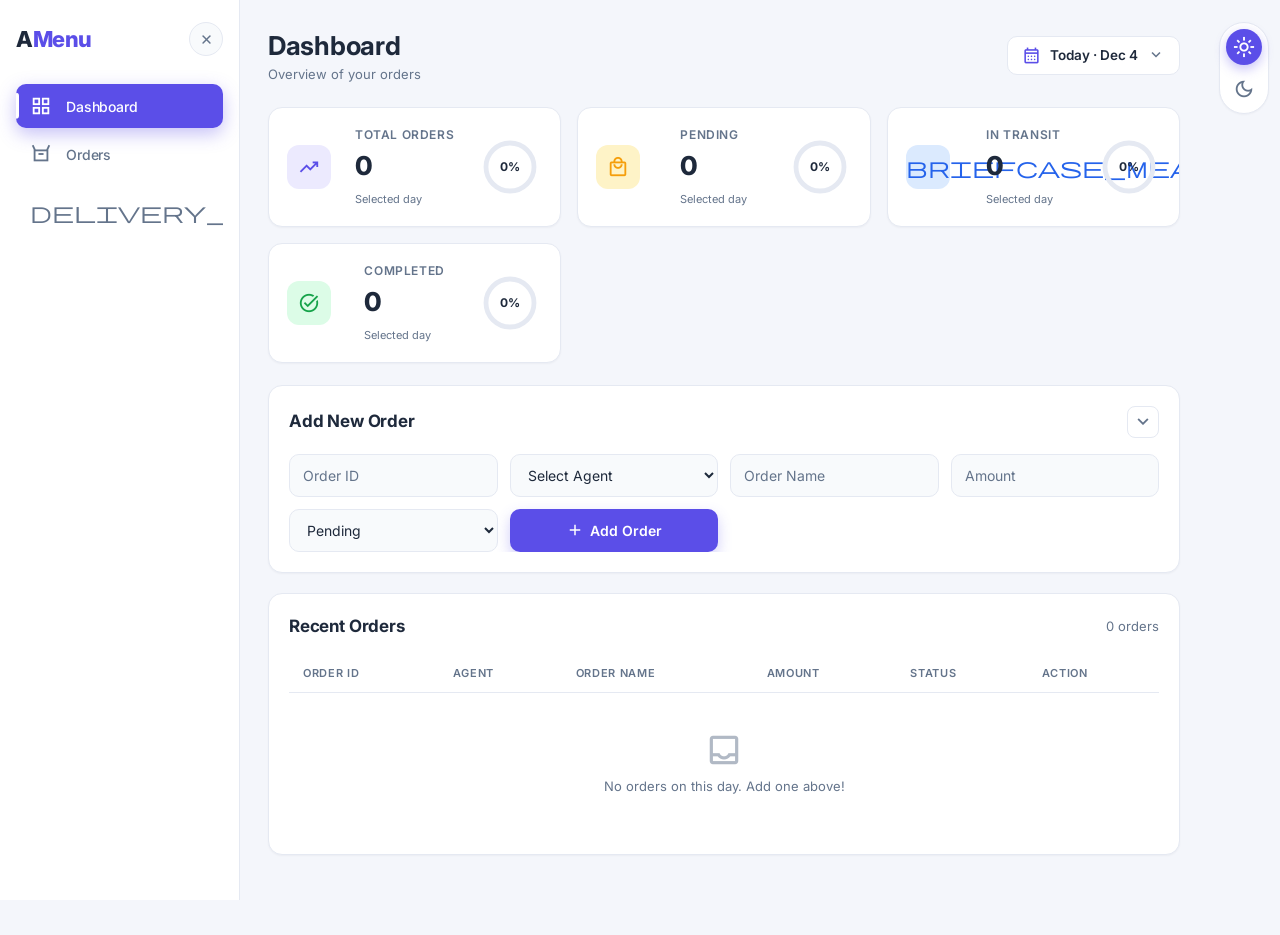
<file: index.html>
<!DOCTYPE html>
<html lang="en">
<head>
<meta charset="UTF-8" />
<meta name="viewport" content="width=device-width, initial-scale=1.0, viewport-fit=cover" />
<title>AMenu — Delivery Dashboard</title>

<link rel="preconnect" href="https://fonts.googleapis.com" />
<link rel="preconnect" href="https://fonts.gstatic.com" crossorigin />
<link rel="stylesheet" href="https://fonts.googleapis.com/css2?family=Material+Symbols+Outlined:opsz,wght,FILL,GRAD@24,400,0,0" />
<link rel="stylesheet" href="https://fonts.googleapis.com/css2?family=Inter:wght@400;500;600;700;800&display=swap" />

<style>
/* =========================================================
   AMenu — Delivery Dashboard
   ========================================================= */

/* ---------------------------------------------------------
   1. DESIGN TOKENS
   --------------------------------------------------------- */
:root{
  --bg:            #f4f6fb;
  --surface:       #ffffff;
  --surface-2:     #f8fafc;
  --border:        #e5e9f2;
  --text:          #1e293b;
  --text-muted:    #64748b;

  --primary:       #5b4ee8;
  --primary-ink:   #5b4ee8;
  --primary-soft:  #eceafe;

  --green:         #16a34a;
  --green-soft:    #dcfce7;
  --orange:        #f59e0b;
  --orange-soft:   #fef3c7;
  --blue:          #2563eb;
  --blue-soft:     #dbeafe;
  --red:           #ef4444;
  --red-soft:      #fee2e2;

  --shadow-sm:     0 1px 2px rgba(15, 23, 42, .04);
  --shadow-md:     0 4px 16px rgba(15, 23, 42, .06);
  --shadow-lg:     0 12px 32px rgba(15, 23, 42, .08);

  --radius:        14px;
  --radius-sm:     10px;

  --sidebar-w:     240px;
  --right-w:       72px;
  --header-h:      58px;

  --ease:          cubic-bezier(.4, 0, .2, 1);
}

body.dark-theme-variables{
  --bg:            #0f172a;
  --surface:       #1e293b;
  --surface-2:     #273449;
  --border:        #334155;
  --text:          #e2e8f0;
  --text-muted:    #94a3b8;

  --primary-ink:   #a5b4fc;
  --primary-soft:  #2a2a55;

  --green:         #4ade80;
  --green-soft:    #14532d;
  --orange:        #fbbf24;
  --orange-soft:   #713f12;
  --blue:          #60a5fa;
  --blue-soft:     #1e3a8a;
  --red:           #f87171;
  --red-soft:      #7f1d1d;

  --shadow-sm:     0 1px 2px rgba(0,0,0,.40);
  --shadow-md:     0 4px 16px rgba(0,0,0,.35);
  --shadow-lg:     0 12px 32px rgba(0,0,0,.50);
}

/* ---------------------------------------------------------
   2. BASE / RESET
   --------------------------------------------------------- */
*, *::before, *::after{ box-sizing: border-box; }
*{ margin: 0; padding: 0; }

html{
  -webkit-text-size-adjust: 100%;
  overflow-x: hidden;
}

body{
  min-height: 100vh;
  font-family: "Inter", system-ui, -apple-system, "Segoe UI", sans-serif;
  font-size: 14px;
  line-height: 1.5;
  color: var(--text);
  background: var(--bg);
  overflow-x: hidden;
  -webkit-font-smoothing: antialiased;
  -moz-osx-font-smoothing: grayscale;
  transition: background .25s ease, color .25s ease;
}

h1, h2, h3{ font-weight: 700; letter-spacing: -.01em; }
a{ color: inherit; text-decoration: none; }
button, input, select, textarea{ font-family: inherit; font-size: 14px; color: inherit; }
button{ background: none; border: none; cursor: pointer; }

button:focus-visible,
a:focus-visible,
select:focus-visible{
  outline: 2px solid var(--primary);
  outline-offset: 2px;
  border-radius: 6px;
}

.muted{ color: var(--text-muted); font-size: 13px; }
.is-hidden{ display: none !important; }

.material-symbols-outlined{
  font-variation-settings: 'FILL' 0, 'wght' 400, 'GRAD' 0, 'opsz' 24;
  font-size: 22px;
  line-height: 1;
  user-select: none;
}

/* ---------------------------------------------------------
   3. LAYOUT SHELL
   --------------------------------------------------------- */
.container{
  display: grid;
  grid-template-columns: minmax(0, 1fr) var(--right-w);
  min-height: 100vh;
}

/* ---------------------------------------------------------
   4. SIDEBAR
   --------------------------------------------------------- */
aside{
  position: fixed;
  top: 0;
  left: 0;
  z-index: 80;
  width: var(--sidebar-w);
  height: 100vh;
  padding: 22px 16px;
  background: var(--surface);
  border-right: 1px solid var(--border);
  overflow-y: auto;
  overflow-x: hidden;
  overscroll-behavior: contain;
  transform: translateX(0);
  transition: transform .3s var(--ease), box-shadow .3s var(--ease);
}

body.sidebar-closed aside{
  transform: translateX(-100%);
  box-shadow: none;
  pointer-events: none;
}

aside .top{
  display: flex;
  align-items: center;
  justify-content: space-between;
  gap: 10px;
  margin-bottom: 28px;
}

.logo h2{ font-size: 22px; font-weight: 800; letter-spacing: -.02em; }
.logo .danger{ color: var(--primary); }

.sidebar{ display: flex; flex-direction: column; gap: 4px; }

.sidebar a{
  position: relative;
  overflow: hidden;
  display: flex;
  align-items: center;
  gap: 14px;
  padding: 11px 14px;
  border-radius: var(--radius-sm);
  color: var(--text-muted);
  font-weight: 500;
  transition: background .18s ease, color .18s ease, transform .18s ease;
}
.sidebar a h3{ font-size: 14px; font-weight: 500; }

.sidebar a::before{
  content: "";
  position: absolute;
  left: 0;
  top: 50%;
  width: 3px;
  height: 60%;
  background: var(--primary);
  border-radius: 0 4px 4px 0;
  transform: translateY(-50%) scaleY(0);
  transition: transform .22s var(--ease);
}
.sidebar a:hover::before{ transform: translateY(-50%) scaleY(1); }

.sidebar a:hover{
  background: var(--surface-2);
  color: var(--text);
  transform: translateX(2px);
}

.sidebar a.active{
  background: var(--primary);
  color: #fff;
  box-shadow: 0 6px 18px rgba(91, 78, 232, .35);
}
.sidebar a.active::before{
  background: #fff;
  transform: translateY(-50%) scaleY(1);
}
.sidebar a.active .material-symbols-outlined{ color: #fff; }
.sidebar a:active{ transform: scale(.98); }

/* ---------------------------------------------------------
   5. MODERN ICON BUTTONS
   --------------------------------------------------------- */
.icon-btn{
  display: grid;
  place-items: center;
  width: 42px;
  height: 42px;
  border: 1px solid var(--border);
  border-radius: 50%;
  background: var(--surface);
  color: var(--text);
  transition: background .2s ease, color .2s ease, border-color .2s ease,
              transform .2s ease, box-shadow .2s ease;
}
.icon-btn:hover{ background: var(--surface-2); box-shadow: var(--shadow-sm); }

/* ---------------------------------------------------------
   ★ MENU BUTTON — hides itself while the sidebar is open
   Appears beside "Dashboard" only when the sidebar is closed.
   --------------------------------------------------------- */
#menu_bar{
  transition: opacity .25s var(--ease),
              transform .25s var(--ease),
              width .25s var(--ease),
              margin .25s var(--ease),
              border-width .25s var(--ease),
              box-shadow .25s var(--ease);
}

/* When sidebar is OPEN → menu button disappears */
body:not(.sidebar-closed) #menu_bar{
  opacity: 0;
  pointer-events: none;
  transform: scale(.5);
  width: 0;
  border-width: 0;
  margin-right: -16px;   /* cancel the .header-left gap so title sits at edge */
  box-shadow: none;
}

/* Modern rounded-SVG close button */
.icon-btn.close{
  width: 34px;
  height: 34px;
  flex: 0 0 auto;
  border: 1px solid var(--border);
  background: var(--surface-2);
  color: var(--text-muted);
  transition: background .22s ease, color .22s ease, border-color .22s ease,
              transform .32s var(--ease), box-shadow .22s ease;
}
.icon-btn.close svg{ width: 15px; height: 15px; display: block; }
.icon-btn.close:hover{
  background: var(--red-soft);
  border-color: transparent;
  color: var(--red);
  transform: rotate(90deg);
  box-shadow: 0 6px 16px rgba(239, 68, 68, .22);
}
.icon-btn.close:active{ transform: rotate(90deg) scale(.92); }

/* ---------------------------------------------------------
   6. MAIN COLUMN
   --------------------------------------------------------- */
main{
  grid-column: 1;
  min-width: 0;
  margin-left: var(--sidebar-w);
  padding: 26px 28px 60px;
  overflow-x: hidden;
  transition: margin-left .3s var(--ease);
}

body.sidebar-closed main{
  margin-left: 0;
}

.main-header{
  display: flex;
  align-items: center;
  justify-content: space-between;
  gap: 16px;
  flex-wrap: wrap;
  margin-bottom: 22px;
}

/* Header left — holds the menu button + title */
.header-left{
  display: flex;
  align-items: center;
  gap: 16px;
  min-width: 0;
}

.header-left > .icon-btn{ flex-shrink: 0; }

.main-header h1{ font-size: 26px; }
.main-header p { font-size: 13px; }

/* ---------------------------------------------------------
   7. MODERN DATE PICKER + CALENDAR
   --------------------------------------------------------- */
.date-picker{ position: relative; }

.date-trigger{
  display: inline-flex;
  align-items: center;
  gap: 9px;
  padding: 9px 14px;
  border: 1px solid var(--border);
  border-radius: var(--radius-sm);
  background: var(--surface);
  color: var(--text);
  font-weight: 600;
  font-size: 13.5px;
  white-space: nowrap;
  cursor: pointer;
  transition: border-color .18s ease, box-shadow .18s ease, background .18s ease;
}
.date-trigger > .material-symbols-outlined:first-child{
  font-size: 19px;
  color: var(--primary-ink);
}
.date-trigger .chevron{
  font-size: 18px;
  color: var(--text-muted);
  transition: transform .25s var(--ease);
}
.date-trigger:hover{
  border-color: var(--primary);
  box-shadow: 0 0 0 3px var(--primary-soft);
}
.date-picker.open .date-trigger{
  border-color: var(--primary);
  box-shadow: 0 0 0 3px var(--primary-soft);
}
.date-picker.open .date-trigger .chevron{ transform: rotate(180deg); }

.calendar-popup{
  position: absolute;
  top: calc(100% + 10px);
  right: 0;
  z-index: 95;
  width: 302px;
  padding: 14px;
  background: var(--surface);
  border: 1px solid var(--border);
  border-radius: 18px;
  box-shadow: var(--shadow-lg);
  opacity: 0;
  visibility: hidden;
  transform: translateY(-8px) scale(.96);
  transform-origin: top right;
  transition: opacity .2s ease, transform .22s var(--ease), visibility .22s;
}
.date-picker.open .calendar-popup{
  opacity: 1;
  visibility: visible;
  transform: translateY(0) scale(1);
}

.cal-head{
  display: flex;
  align-items: center;
  justify-content: space-between;
  margin-bottom: 10px;
}
.cal-title{ font-size: 14px; font-weight: 700; letter-spacing: -.01em; }

.cal-nav{
  display: grid;
  place-items: center;
  width: 32px;
  height: 32px;
  border-radius: 9px;
  color: var(--text-muted);
  transition: background .16s ease, color .16s ease, transform .16s ease;
}
.cal-nav:hover{ background: var(--surface-2); color: var(--text); }
.cal-nav:active{ transform: scale(.9); }
.cal-nav .material-symbols-outlined{ font-size: 20px; }

.cal-weekdays{
  display: grid;
  grid-template-columns: repeat(7, 1fr);
  gap: 2px;
  margin-bottom: 6px;
}
.cal-weekdays span{
  padding: 4px 0;
  text-align: center;
  font-size: 10.5px;
  font-weight: 700;
  letter-spacing: .05em;
  text-transform: uppercase;
  color: var(--text-muted);
}

.cal-grid{
  display: grid;
  grid-template-columns: repeat(7, 1fr);
  gap: 2px;
}

.cal-day{
  aspect-ratio: 1;
  display: grid;
  place-items: center;
  border: none;
  border-radius: 10px;
  background: transparent;
  color: var(--text);
  font-size: 13px;
  font-weight: 500;
  cursor: pointer;
  transition: background .16s ease, color .16s ease, transform .16s ease;
}
.cal-day:hover{ background: var(--surface-2); }
.cal-day:active{ transform: scale(.9); }
.cal-day.out{ color: var(--text-muted); opacity: .4; }

.cal-day.today{
  box-shadow: inset 0 0 0 1.5px var(--primary);
  color: var(--primary-ink);
  font-weight: 700;
}

.cal-day.selected{
  background: var(--primary);
  color: #fff;
  font-weight: 700;
  box-shadow: 0 6px 14px rgba(91, 78, 232, .35);
}
.cal-day.selected:hover{ background: var(--primary); }

.cal-foot{
  display: flex;
  align-items: center;
  justify-content: space-between;
  gap: 10px;
  margin-top: 10px;
  padding-top: 10px;
  border-top: 1px solid var(--border);
}
.cal-today-btn{
  padding: 6px 14px;
  border-radius: 999px;
  background: var(--primary-soft);
  color: var(--primary-ink);
  font-size: 12.5px;
  font-weight: 600;
  transition: filter .16s ease, transform .16s ease;
}
.cal-today-btn:hover{ filter: brightness(.95); }
.cal-today-btn:active{ transform: scale(.96); }
.cal-hint{ font-size: 11.5px; color: var(--text-muted); }

/* ---------------------------------------------------------
   8. INSIGHT CARDS
   --------------------------------------------------------- */
.insights{
  display: grid;
  grid-template-columns: repeat(auto-fit, minmax(220px, 1fr));
  gap: 16px;
  margin-bottom: 22px;
}

.card{
  position: relative;
  overflow: hidden;
  display: flex;
  align-items: center;
  justify-content: space-between;
  gap: 12px;
  padding: 18px;
  background: var(--surface);
  border: 1px solid var(--border);
  border-radius: var(--radius);
  box-shadow: var(--shadow-sm);
  transition: transform .3s var(--ease), box-shadow .3s var(--ease),
              border-color .3s ease;
}

.card::after{
  content: "";
  position: absolute;
  inset: -1px;
  border-radius: inherit;
  background: radial-gradient(
    600px circle at var(--mx, 50%) var(--my, 50%),
    rgba(91, 78, 232, .14),
    transparent 40%
  );
  opacity: 0;
  transition: opacity .35s ease;
  pointer-events: none;
}
.card:hover{
  transform: translateY(-4px);
  border-color: color-mix(in srgb, var(--primary) 35%, var(--border));
  box-shadow: 0 12px 28px rgba(15, 23, 42, .08),
              0 4px 12px rgba(91, 78, 232, .10);
}
.card:hover::after{ opacity: 1; }

.card-icon{
  flex-shrink: 0;
  display: grid;
  place-items: center;
  width: 44px;
  height: 44px;
  border-radius: 12px;
  background: var(--primary-soft);
  color: var(--primary-ink);
  transition: transform .3s var(--ease);
}
.card:hover .card-icon{ transform: scale(1.08) rotate(-3deg); }

.card.expense  .card-icon{ background: var(--orange-soft); color: var(--orange); }
.card.expenses .card-icon{ background: var(--blue-soft);   color: var(--blue);   }
.card.income   .card-icon{ background: var(--green-soft);  color: var(--green);  }

.card-body h3{
  font-size: 12px;
  font-weight: 600;
  text-transform: uppercase;
  letter-spacing: .05em;
  color: var(--text-muted);
}
.card-body h1{ margin: 2px 0; font-size: 26px; font-weight: 800; }
.card-body small{ font-size: 11px; color: var(--text-muted); }

.progress{ position: relative; flex-shrink: 0; width: 64px; height: 64px; }
.progress svg{ width: 64px; height: 64px; transform: rotate(-90deg); }
.progress circle{ fill: none; stroke-width: 6; }
.progress .track{ stroke: var(--border); }
.progress .fill{
  stroke: var(--primary);
  stroke-linecap: round;
  transition: stroke-dashoffset .6s var(--ease), filter .3s ease;
}
.card.expense  .progress .fill{ stroke: var(--orange); }
.card.expenses .progress .fill{ stroke: var(--blue);   }
.card.income   .progress .fill{ stroke: var(--green);  }
.card:hover .progress .fill{ filter: drop-shadow(0 0 4px currentColor); }

.progress .number{
  position: absolute;
  inset: 0;
  display: grid;
  place-items: center;
  font-size: 12px;
  font-weight: 700;
}

@media (hover: none){
  .card:active{ transform: scale(.985); transition: transform .12s ease; }
}

/* ---------------------------------------------------------
   9. SECTION BLOCKS
   --------------------------------------------------------- */
.card-section{
  margin-bottom: 20px;
  padding: 20px;
  background: var(--surface);
  border: 1px solid var(--border);
  border-radius: var(--radius);
  box-shadow: var(--shadow-sm);
}

.section-head{
  display: flex;
  align-items: center;
  justify-content: space-between;
  gap: 12px;
  margin-bottom: 16px;
}
.section-head h2{ font-size: 17px; }

/* ---------------------------------------------------------
   10. ORDER FORM
   --------------------------------------------------------- */
.order-form{
  display: grid;
  grid-template-columns: repeat(auto-fit, minmax(180px, 1fr));
  gap: 12px;
  max-height: 500px;
  overflow: hidden;
  transition: max-height .3s var(--ease), opacity .22s ease;
}
.add-order.collapsed .order-form{
  max-height: 0;
  opacity: 0;
  pointer-events: none;
}
.add-order.collapsed .section-head{ margin-bottom: 0; }

.order-form input,
.order-form select{
  width: 100%;
  padding: 11px 13px;
  border: 1px solid var(--border);
  border-radius: var(--radius-sm);
  background: var(--surface-2);
  color: var(--text);
  outline: none;
  transition: border-color .15s ease, box-shadow .15s ease;
}
.order-form input::placeholder{ color: var(--text-muted); }
.order-form input:focus,
.order-form select:focus{
  border-color: var(--primary);
  box-shadow: 0 0 0 3px var(--primary-soft);
}

.primary-btn{
  display: inline-flex;
  align-items: center;
  justify-content: center;
  gap: 6px;
  padding: 11px 18px;
  border: none;
  border-radius: var(--radius-sm);
  background: var(--primary);
  color: #fff;
  font-weight: 600;
  white-space: nowrap;
  box-shadow: 0 6px 14px rgba(91, 78, 232, .28);
  transition: transform .15s ease, box-shadow .15s ease, background .15s ease;
}
.primary-btn:hover{ transform: translateY(-1px); box-shadow: 0 10px 22px rgba(91, 78, 232, .35); }
.primary-btn:active{ transform: translateY(0); }
.primary-btn .material-symbols-outlined{ font-size: 18px; }

.ghost-btn{
  display: grid;
  place-items: center;
  width: 32px;
  height: 32px;
  border: 1px solid var(--border);
  border-radius: 8px;
  background: transparent;
  color: var(--text-muted);
  transition: background .18s ease, color .18s ease, border-color .18s ease;
}
.ghost-btn:hover{
  background: var(--surface-2);
  color: var(--text);
  border-color: var(--primary);
}

/* ---------------------------------------------------------
   11. TABLE
   --------------------------------------------------------- */
.table-wrap{
  width: 100%;
  overflow-x: auto;
  -webkit-overflow-scrolling: touch;
  border-radius: var(--radius-sm);
}

table{ width: 100%; min-width: 640px; border-collapse: collapse; }

thead th{
  padding: 10px 14px;
  font-size: 11px;
  font-weight: 600;
  text-transform: uppercase;
  letter-spacing: .06em;
  text-align: left;
  white-space: nowrap;
  color: var(--text-muted);
  border-bottom: 1px solid var(--border);
}

tbody td{
  padding: 12px 14px;
  font-size: 13.5px;
  vertical-align: middle;
  border-bottom: 1px solid var(--border);
  white-space: nowrap;
}

tbody tr{ transition: background .15s ease; }
tbody tr:hover{ background: var(--surface-2); }
tbody tr:last-child td{ border-bottom: none; }

.order-id{ font-weight: 600; font-size: 12.5px; }

.agent-chip{
  display: inline-block;
  padding: 4px 10px;
  border-radius: 999px;
  background: var(--primary-soft);
  color: var(--primary-ink);
  font-size: 12px;
  font-weight: 600;
}

.status-dropdown{
  appearance: none;
  -webkit-appearance: none;
  padding: 6px 28px 6px 12px;
  border: none;
  border-radius: 999px;
  font-size: 12px;
  font-weight: 600;
  cursor: pointer;
  outline: none;
  background-repeat: no-repeat;
  background-position: right 9px center;
  background-size: 11px;
  background-image: url("data:image/svg+xml;charset=UTF-8,%3Csvg xmlns='http://www.w3.org/2000/svg' viewBox='0 0 24 24' fill='none' stroke='%2364748b' stroke-width='3' stroke-linecap='round' stroke-linejoin='round'%3E%3Cpath d='M6 9l6 6 6-6'/%3E%3C/svg%3E");
  transition: filter .18s ease;
}
.status-dropdown:hover{ filter: brightness(.96); }

.status-pending  { background-color: var(--orange-soft); color: var(--orange); }
.status-progress { background-color: var(--blue-soft);   color: var(--blue);   }
.status-completed{ background-color: var(--green-soft);  color: var(--green);  }

.delete-btn{
  display: grid;
  place-items: center;
  width: 32px;
  height: 32px;
  border: 1px solid transparent;
  border-radius: 9px;
  background: transparent;
  color: var(--text-muted);
  transition: background .18s ease, color .18s ease, transform .18s ease;
}
.delete-btn .material-symbols-outlined{ font-size: 18px; }
.delete-btn:hover{ background: var(--red-soft); color: var(--red); transform: scale(1.06); }

.empty-cell{
  padding: 38px 16px;
  text-align: center;
  color: var(--text-muted);
}
.empty-cell .material-symbols-outlined{
  display: block;
  margin: 0 auto 8px;
  font-size: 38px;
  opacity: .5;
}
.empty-cell p{ font-size: 13px; }

/* ---------------------------------------------------------
   12. DELIVERY PARTNERS
   --------------------------------------------------------- */
.delivery-stats-grid{
  display: grid;
  grid-template-columns: repeat(auto-fit, minmax(240px, 1fr));
  gap: 16px;
}

.delivery-card{
  padding: 16px;
  background: var(--surface-2);
  border: 1px solid var(--border);
  border-radius: var(--radius);
  transition: transform .25s var(--ease), box-shadow .25s var(--ease),
              border-color .25s ease;
}
.delivery-card:hover{
  transform: translateY(-3px);
  box-shadow: var(--shadow-md);
  border-color: color-mix(in srgb, var(--primary) 35%, var(--border));
}

.agent-head{
  display: flex;
  align-items: center;
  gap: 12px;
  margin-bottom: 14px;
}

.avatar{
  flex-shrink: 0;
  display: grid;
  place-items: center;
  width: 42px;
  height: 42px;
  border-radius: 50%;
  background: var(--primary-soft);
  color: var(--primary-ink);
  font-size: 13px;
  font-weight: 700;
}

.delivery-stats{
  display: grid;
  grid-template-columns: repeat(3, 1fr);
  gap: 8px;
  text-align: center;
}
.stat-item{
  display: flex;
  flex-direction: column;
  gap: 2px;
  padding: 8px 4px;
  border-radius: var(--radius-sm);
  background: var(--surface);
}
.stat-label{
  font-size: 10.5px;
  font-weight: 600;
  text-transform: uppercase;
  letter-spacing: .04em;
  color: var(--text-muted);
}
.stat-value{ font-size: 16px; font-weight: 800; }
.stat-value.green { color: var(--green);  }
.stat-value.orange{ color: var(--orange); }
.stat-value.blue  { color: var(--blue);   }

/* ---------------------------------------------------------
   13. RIGHT RAIL / THEME TOGGLER
   --------------------------------------------------------- */
.right{
  grid-column: 2;
  position: sticky;
  top: 0;
  z-index: 40;
  display: flex;
  flex-direction: column;
  align-items: center;
  height: 100vh;
  padding: 22px 0;
}
.right .top{
  display: flex;
  flex-direction: column;
  align-items: center;
  gap: 14px;
}

.theme-toggler{
  display: flex;
  flex-direction: column;
  gap: 6px;
  padding: 6px;
  border: 1px solid var(--border);
  border-radius: 999px;
  background: var(--surface);
  box-shadow: var(--shadow-sm);
}
.theme-toggler .material-symbols-outlined{
  display: grid;
  place-items: center;
  width: 36px;
  height: 36px;
  border-radius: 50%;
  color: var(--text-muted);
  cursor: pointer;
  transition: background .2s ease, color .2s ease, transform .2s ease;
}
.theme-toggler .material-symbols-outlined:hover{
  background: var(--surface-2);
  color: var(--text);
}
.theme-toggler .material-symbols-outlined.active{
  background: var(--primary);
  color: #fff;
  box-shadow: 0 4px 12px rgba(91, 78, 232, .35);
}

/* ---------------------------------------------------------
   14. TOASTS
   --------------------------------------------------------- */
.toast-container{
  position: fixed;
  top: 18px;
  right: 18px;
  z-index: 999;
  display: flex;
  flex-direction: column;
  gap: 10px;
  pointer-events: none;
}

.toast{
  display: flex;
  align-items: center;
  gap: 10px;
  max-width: 320px;
  padding: 12px 16px;
  border: 1px solid var(--border);
  border-radius: var(--radius-sm);
  background: var(--surface);
  box-shadow: var(--shadow-lg);
  font-size: 13.5px;
  font-weight: 500;
  opacity: 0;
  transform: translateX(24px);
  transition: opacity .3s ease, transform .3s var(--ease);
}
.toast.show{ opacity: 1; transform: translateX(0); }
.toast .material-symbols-outlined{ font-size: 20px; }
.toast-success .material-symbols-outlined{ color: var(--green); }
.toast-error   .material-symbols-outlined{ color: var(--red);   }
.toast-info    .material-symbols-outlined{ color: var(--blue);  }

/* ---------------------------------------------------------
   15. MOBILE BACKDROP
   --------------------------------------------------------- */
.sidebar-backdrop{
  position: fixed;
  inset: 0;
  z-index: 70;
  background: rgba(15, 23, 42, .5);
  -webkit-backdrop-filter: blur(2px);
  backdrop-filter: blur(2px);
  opacity: 0;
  visibility: hidden;
  pointer-events: none;
  transition: opacity .28s ease, visibility .28s ease;
}

/* ---------------------------------------------------------
   16. RESPONSIVE
   --------------------------------------------------------- */
@media (max-width: 1100px){

  .container{ grid-template-columns: minmax(0, 1fr); }

  aside{
    width: 268px;
    max-width: 84vw;
    transform: translateX(-105%);
    box-shadow: var(--shadow-lg);
    border-right: 1px solid var(--border);
  }
  body:not(.sidebar-closed) aside{
    transform: translateX(0);
  }

  main{
    margin-left: 0;
    padding: calc(var(--header-h) + 18px) 18px 70px;
  }
  body.sidebar-closed main{ margin-left: 0; }

  body:not(.sidebar-closed) .sidebar-backdrop{
    opacity: 1;
    visibility: visible;
    pointer-events: auto;
  }

  .right{
    position: fixed;
    inset: 0 0 auto 0;
    width: 100%;
    height: var(--header-h);
    flex-direction: row;
    align-items: center;
    justify-content: flex-end;
    padding: 0 14px;
    background: var(--surface);
    border-bottom: 1px solid var(--border);
    box-shadow: var(--shadow-sm);
    z-index: 60;
  }
  .right .top{
    flex-direction: row;
    align-items: center;
    justify-content: flex-end;
    width: 100%;
    gap: 12px;
  }
  .theme-toggler{ flex-direction: row; gap: 4px; padding: 4px; }
  .theme-toggler .material-symbols-outlined{ width: 34px; height: 34px; font-size: 20px; }

  .main-header h1{ font-size: 22px; }
}

@media (max-width: 640px){

  main{ padding: calc(var(--header-h) + 14px) 14px 64px; }

  .main-header{
    flex-direction: column;
    align-items: stretch;
    gap: 12px;
  }

  .header-left{ gap: 12px; }

  .date-picker{ width: 100%; }
  .date-trigger{ width: 100%; justify-content: space-between; }
  .calendar-popup{
    left: 0;
    right: 0;
    width: auto;
    transform-origin: top center;
  }

  .insights{ grid-template-columns: 1fr; gap: 12px; }
  .card{ padding: 15px; }
  .card-body h1{ font-size: 22px; }

  .card-section{ padding: 16px; }
  .order-form{ grid-template-columns: 1fr; }
  .delivery-stats-grid{ grid-template-columns: 1fr; }

  .toast-container{
    top: auto;
    right: 12px;
    bottom: 12px;
    left: 12px;
  }
  .toast{ max-width: none; transform: translateY(18px); }
  .toast.show{ transform: translateY(0); }

  /* when sidebar open on mobile, tighten the hidden menu margin */
  body:not(.sidebar-closed) #menu_bar{ margin-right: -12px; }
}

@media (prefers-reduced-motion: reduce){
  *, *::before, *::after{
    animation-duration: .001ms !important;
    transition-duration: .001ms !important;
    scroll-behavior: auto !important;
  }
}
</style>
</head>

<body>

<!-- ===== Toast container ===== -->
<div id="toastContainer" class="toast-container" aria-live="polite"></div>

<div class="container">

  <!-- ===== Sidebar ===== -->
  <aside id="sidebar">
    <div class="top">
      <div class="logo">
        <h2>A<span class="danger">Menu</span></h2>
      </div>

      <!-- Modern close button (inside the sidebar) -->
      <button class="icon-btn close" id="close_btn" type="button" aria-label="Close sidebar">
        <svg viewBox="0 0 24 24" fill="none" stroke="currentColor"
             stroke-width="2.4" stroke-linecap="round" aria-hidden="true">
          <path d="M6.5 6.5 17.5 17.5" />
          <path d="M17.5 6.5 6.5 17.5" />
        </svg>
      </button>
    </div>

    <nav class="sidebar">
      <a href="javascript:void(0)" id="dashboardLink" class="active">
        <span class="material-symbols-outlined">grid_view</span>
        <h3>Dashboard</h3>
      </a>
      <a href="javascript:void(0)" id="orderLink">
        <span class="material-symbols-outlined">orders</span>
        <h3>Orders</h3>
      </a>
      <a href="javascript:void(0)" id="deliveryLink">
        <span class="material-symbols-outlined">delivery_truck_bolt</span>
        <h3>Delivery Partners</h3>
      </a>
    </nav>
  </aside>

  <!-- Backdrop for mobile -->
  <div class="sidebar-backdrop" id="sidebarBackdrop"></div>

  <!-- ===== Main content ===== -->
  <main>
    <header class="main-header">
      <!-- Header Left: Menu Button + Title -->
      <div class="header-left">
        <button class="icon-btn" id="menu_bar" type="button" aria-label="Open sidebar">
          <span class="material-symbols-outlined">menu</span>
        </button>
        <div>
          <h1 id="pageTitle">Dashboard</h1>
          <p class="muted" id="pageSubtitle">Overview of your orders</p>
        </div>
      </div>

      <!-- Header Right: Date Picker -->
      <div class="date-picker" id="datePicker">
        <button type="button" class="date-trigger" id="dateTrigger"
                aria-haspopup="dialog" aria-expanded="false">
          <span class="material-symbols-outlined">calendar_month</span>
          <span id="dateLabel">Today</span>
          <span class="material-symbols-outlined chevron">expand_more</span>
        </button>

        <div class="calendar-popup" id="calendarPopup" role="dialog" aria-label="Choose a date">
          <div class="cal-head">
            <button type="button" class="cal-nav" id="calPrev" aria-label="Previous month">
              <span class="material-symbols-outlined">chevron_left</span>
            </button>
            <div class="cal-title" id="calTitle">Month</div>
            <button type="button" class="cal-nav" id="calNext" aria-label="Next month">
              <span class="material-symbols-outlined">chevron_right</span>
            </button>
          </div>

          <div class="cal-weekdays">
            <span>Su</span><span>Mo</span><span>Tu</span><span>We</span>
            <span>Th</span><span>Fr</span><span>Sa</span>
          </div>

          <div class="cal-grid" id="calGrid"></div>

          <div class="cal-foot">
            <button type="button" class="cal-today-btn" id="calToday">Today</button>
            <span class="cal-hint" id="calHint"></span>
          </div>
        </div>
      </div>
    </header>

    <!-- ===== Insights (Dashboard only) ===== -->
    <section class="insights" id="insightsSection">
      <div class="card sales">
        <div class="card-icon"><span class="material-symbols-outlined">trending_up</span></div>
        <div class="card-body">
          <h3>Total Orders</h3>
          <h1 id="totalOrders">0</h1>
          <small>Selected day</small>
        </div>
        <div class="progress">
          <svg viewBox="0 0 80 80" aria-hidden="true">
            <circle class="track" r="30" cy="40" cx="40" />
            <circle class="fill" id="totalRing" r="30" cy="40" cx="40" />
          </svg>
          <span class="number" id="totalPercent">0%</span>
        </div>
      </div>

      <div class="card expense">
        <div class="card-icon"><span class="material-symbols-outlined">local_mall</span></div>
        <div class="card-body">
          <h3>Pending</h3>
          <h1 id="pendingOrders">0</h1>
          <small>Selected day</small>
        </div>
        <div class="progress">
          <svg viewBox="0 0 80 80" aria-hidden="true">
            <circle class="track" r="30" cy="40" cx="40" />
            <circle class="fill" id="pendingRing" r="30" cy="40" cx="40" />
          </svg>
          <span class="number" id="pendingPercent">0%</span>
        </div>
      </div>

      <div class="card expenses">
        <div class="card-icon"><span class="material-symbols-outlined">briefcase_meal</span></div>
        <div class="card-body">
          <h3>In Transit</h3>
          <h1 id="progressOrders">0</h1>
          <small>Selected day</small>
        </div>
        <div class="progress">
          <svg viewBox="0 0 80 80" aria-hidden="true">
            <circle class="track" r="30" cy="40" cx="40" />
            <circle class="fill" id="progressRing" r="30" cy="40" cx="40" />
          </svg>
          <span class="number" id="progressPercent">0%</span>
        </div>
      </div>

      <div class="card income">
        <div class="card-icon"><span class="material-symbols-outlined">task_alt</span></div>
        <div class="card-body">
          <h3>Completed</h3>
          <h1 id="completedOrders">0</h1>
          <small>Selected day</small>
        </div>
        <div class="progress">
          <svg viewBox="0 0 80 80" aria-hidden="true">
            <circle class="track" r="30" cy="40" cx="40" />
            <circle class="fill" id="completedRing" r="30" cy="40" cx="40" />
          </svg>
          <span class="number" id="completedPercent">0%</span>
        </div>
      </div>
    </section>

    <!-- ===== Add Order ===== -->
    <section class="add-order card-section" id="addOrderSection">
      <div class="section-head">
        <h2>Add New Order</h2>
        <button class="ghost-btn" id="toggleFormBtn" type="button" aria-label="Toggle form">
          <span class="material-symbols-outlined">expand_more</span>
        </button>
      </div>

      <form id="addOrderForm" class="order-form">
        <input type="text" id="orderid" placeholder="Order ID" required />
        <select id="Agent" required>
          <option value="">Select Agent</option>
          <option value="Gopi">Gopi</option>
          <option value="Deepak">Deepak</option>
          <option value="Rishi">Rishi</option>
        </select>
        <input type="text" id="ordername" placeholder="Order Name" required />
        <input type="number" id="amount" placeholder="Amount" min="0" required />
        <select id="status" required>
          <option value="Pending">Pending</option>
          <option value="Progress">Progress</option>
          <option value="Completed">Completed</option>
        </select>
        <button type="submit" id="addOrder" class="primary-btn">
          <span class="material-symbols-outlined">add</span>
          Add Order
        </button>
      </form>
    </section>

    <!-- ===== Orders table ===== -->
    <section class="recent_order card-section" id="recentOrdersSection">
      <div class="section-head">
        <h2 id="ordersSectionTitle">Recent Orders</h2>
        <span class="muted" id="ordersCount">0 orders</span>
      </div>

      <div class="table-wrap">
        <table>
          <thead>
            <tr>
              <th>Order ID</th>
              <th>Agent</th>
              <th>Order Name</th>
              <th>Amount</th>
              <th>Status</th>
              <th>Action</th>
            </tr>
          </thead>
          <tbody id="orderTableBody"></tbody>
        </table>
      </div>
    </section>

    <!-- ===== Delivery Partners ===== -->
    <section class="delivery-partner-section card-section" id="deliverySection" style="display:none;">
      <div class="section-head">
        <h2>Delivery Partners</h2>
        <span class="muted">All-time</span>
      </div>
      <div class="delivery-stats-grid" id="deliveryPartnerList"></div>
    </section>
  </main>

  <!-- ===== Right rail / theme toggler ===== -->
  <div class="right">
    <div class="top">
      <div class="theme-toggler" role="group" aria-label="Theme toggle">
        <span class="material-symbols-outlined active" id="lightMode" title="Light mode">light_mode</span>
        <span class="material-symbols-outlined" id="darkMode" title="Dark mode">dark_mode</span>
      </div>
    </div>
  </div>
</div>

<script>
/* ============================================================
   AMenu Dashboard — vanilla JS
   ============================================================ */
document.addEventListener("DOMContentLoaded", () => {

  /* ---------- Element refs ---------- */
  const $ = (id) => document.getElementById(id);

  const addForm        = $("addOrderForm");
  const tableBody      = $("orderTableBody");
  const dashboardLink  = $("dashboardLink");
  const orderLink      = $("orderLink");
  const deliveryLink   = $("deliveryLink");

  const insightsEl     = $("insightsSection");
  const addOrderEl     = $("addOrderSection");
  const recentEl       = $("recentOrdersSection");
  const deliveryEl     = $("deliverySection");

  const pageTitle      = $("pageTitle");
  const pageSubtitle   = $("pageSubtitle");
  const ordersCount    = $("ordersCount");
  const ordersTitle    = $("ordersSectionTitle");

  const sidebar        = $("sidebar");
  const backdrop       = $("sidebarBackdrop");
  const toastBox       = $("toastContainer");
  const toggleFormBtn  = $("toggleFormBtn");

  /* ---------- Date helpers ---------- */
  const pad   = (n) => String(n).padStart(2, "0");
  const toKey = (d) => `${d.getFullYear()}-${pad(d.getMonth() + 1)}-${pad(d.getDate())}`;

  /* ---------- State (persisted) ---------- */
  const STORAGE_KEY = "amenu_orders_v1";
  let orders = [];
  try { orders = JSON.parse(localStorage.getItem(STORAGE_KEY)) || []; }
  catch { orders = []; }

  const TODAY_KEY = toKey(new Date());
  orders = orders.map((o) => ({ ...o, date: o.date || TODAY_KEY }));

  const save = () => {
    try { localStorage.setItem(STORAGE_KEY, JSON.stringify(orders)); } catch {}
  };

  let currentView  = "dashboard";
  let selectedDate = new Date();
  let selectedKey  = toKey(selectedDate);
  let calView      = new Date(selectedDate.getFullYear(), selectedDate.getMonth(), 1);

  /* ---------- Toast ---------- */
  function toast(message, type = "success") {
    const el = document.createElement("div");
    el.className = `toast toast-${type}`;
    el.innerHTML = `<span class="material-symbols-outlined">${
      type === "success" ? "check_circle" : type === "error" ? "error" : "info"
    }</span><span>${message}</span>`;
    toastBox.appendChild(el);

    requestAnimationFrame(() => el.classList.add("show"));

    setTimeout(() => {
      el.classList.remove("show");
      setTimeout(() => el.remove(), 300);
    }, 2600);
  }

  /* ============================================================
     SIDEBAR — unified open/close
     - sidebar open  → body has NO .sidebar-closed  → #menu_bar hidden
     - sidebar closed → body HAS .sidebar-closed     → #menu_bar visible
     ============================================================ */
  const MOBILE_BREAKPOINT = 1100;
  const isMobileView = () => window.innerWidth <= MOBILE_BREAKPOINT;

  function openSidebar(){ document.body.classList.remove("sidebar-closed"); }
  function closeSidebar(){ document.body.classList.add("sidebar-closed"); }
  function toggleSidebar(){ document.body.classList.toggle("sidebar-closed"); }

  // Initial state — open on desktop, closed on mobile
  if (isMobileView()) closeSidebar();
  else openSidebar();

  // Menu button toggles (only visible when sidebar is closed)
  $("menu_bar").addEventListener("click", (e) => {
    e.stopPropagation();
    toggleSidebar();
  });

  // Modern X button inside sidebar closes
  $("close_btn").addEventListener("click", (e) => {
    e.stopPropagation();
    closeSidebar();
  });

  // Backdrop click closes (mobile)
  backdrop.addEventListener("click", closeSidebar);

  // Escape closes the sidebar
  document.addEventListener("keydown", (e) => {
    if (e.key === "Escape") closeSidebar();
  });

  // Tap nav link on mobile closes the drawer
  document.querySelectorAll(".sidebar a").forEach((a) => {
    a.addEventListener("click", () => {
      if (isMobileView()) closeSidebar();
    });
  });

  // Reset default when crossing the breakpoint
  let lastIsMobile = isMobileView();
  let resizeTimer;
  window.addEventListener("resize", () => {
    clearTimeout(resizeTimer);
    resizeTimer = setTimeout(() => {
      const nowMobile = isMobileView();
      if (nowMobile !== lastIsMobile) {
        nowMobile ? closeSidebar() : openSidebar();
        lastIsMobile = nowMobile;
      }
    }, 120);
  });

  /* ============================================================
     MODERN CALENDAR
     ============================================================ */
  const datePicker  = $("datePicker");
  const dateTrigger = $("dateTrigger");
  const dateLabel   = $("dateLabel");
  const calTitle    = $("calTitle");
  const calGrid     = $("calGrid");
  const calHint     = $("calHint");

  function updateDateLabel() {
    const isToday = selectedKey === toKey(new Date());
    dateLabel.textContent = isToday
      ? `Today · ${selectedDate.toLocaleDateString("en-US", { month: "short", day: "numeric" })}`
      : selectedDate.toLocaleDateString("en-US", { month: "short", day: "numeric", year: "numeric" });

    const count = orders.filter(o => o.date === selectedKey).length;
    calHint.textContent = `${count} order${count !== 1 ? "s" : ""}`;
  }

  function renderCalendar() {
    const y = calView.getFullYear();
    const m = calView.getMonth();

    calTitle.textContent = calView.toLocaleDateString("en-US", { month: "long", year: "numeric" });

    const firstWeekday = new Date(y, m, 1).getDay();
    const gridStart    = new Date(y, m, 1 - firstWeekday);
    const todayKey     = toKey(new Date());

    calGrid.innerHTML = "";

    for (let i = 0; i < 42; i++) {
      const d   = new Date(gridStart.getFullYear(), gridStart.getMonth(), gridStart.getDate() + i);
      const key = toKey(d);

      const btn = document.createElement("button");
      btn.type = "button";
      btn.className = "cal-day";
      btn.textContent = d.getDate();

      if (d.getMonth() !== m)  btn.classList.add("out");
      if (key === todayKey)    btn.classList.add("today");
      if (key === selectedKey) btn.classList.add("selected");

      btn.addEventListener("click", () => selectDate(d));
      calGrid.appendChild(btn);
    }
  }

  function openCalendar() {
    datePicker.classList.add("open");
    dateTrigger.setAttribute("aria-expanded", "true");
  }
  function closeCalendar() {
    datePicker.classList.remove("open");
    dateTrigger.setAttribute("aria-expanded", "false");
  }

  function selectDate(d) {
    selectedDate = new Date(d.getFullYear(), d.getMonth(), d.getDate());
    selectedKey  = toKey(selectedDate);
    calView      = new Date(selectedDate.getFullYear(), selectedDate.getMonth(), 1);

    updateDateLabel();
    renderCalendar();
    closeCalendar();
    refreshAll();
  }

  dateTrigger.addEventListener("click", (e) => {
    e.stopPropagation();
    datePicker.classList.contains("open") ? closeCalendar() : openCalendar();
  });

  $("calendarPopup").addEventListener("click", (e) => e.stopPropagation());

  document.addEventListener("click", () => closeCalendar());
  document.addEventListener("keydown", (e) => { if (e.key === "Escape") closeCalendar(); });

  $("calPrev").addEventListener("click", (e) => {
    e.stopPropagation();
    calView = new Date(calView.getFullYear(), calView.getMonth() - 1, 1);
    renderCalendar();
  });
  $("calNext").addEventListener("click", (e) => {
    e.stopPropagation();
    calView = new Date(calView.getFullYear(), calView.getMonth() + 1, 1);
    renderCalendar();
  });
  $("calToday").addEventListener("click", (e) => {
    e.stopPropagation();
    selectDate(new Date());
  });

  /* ============================================================
     DATA HELPERS
     ============================================================ */
  function visibleOrders() {
    return orders
      .map((o, i) => ({ ...o, _index: i }))
      .filter((o) => o.date === selectedKey);
  }

  function setRing(ringId, percentId, value) {
    const ring = $(ringId);
    const text = $(percentId);
    if (!ring || !text) return;

    const CIRC = 2 * Math.PI * 30;
    const pct  = Math.max(0, Math.min(100, value));

    ring.style.strokeDasharray  = `${CIRC}`;
    ring.style.strokeDashoffset = `${CIRC - (CIRC * pct) / 100}`;
    text.textContent = `${Math.round(pct)}%`;
  }

  function renderOrders(limit) {
    const list  = visibleOrders();
    const shown = limit ? list.slice(0, limit) : list;

    tableBody.innerHTML = "";

    ordersCount.textContent = (limit && list.length > limit)
      ? `Showing ${shown.length} of ${list.length}`
      : `${list.length} order${list.length !== 1 ? "s" : ""}`;

    if (shown.length === 0) {
      tableBody.innerHTML = `
        <tr>
          <td colspan="6" class="empty-cell">
            <span class="material-symbols-outlined">inbox</span>
            <p>No orders on this day. Add one above!</p>
          </td>
        </tr>`;
      return;
    }

    shown.forEach((order) => {
      const row = document.createElement("tr");
      row.innerHTML = `
        <td><span class="order-id">${order.id}</span></td>
        <td><span class="agent-chip">${order.agent}</span></td>
        <td>${order.name}</td>
        <td><strong>₹${order.amount}</strong></td>
        <td>
          <select class="status-dropdown status-${order.status.toLowerCase()}" data-index="${order._index}">
            <option value="Pending"   ${order.status === "Pending"   ? "selected" : ""}>Pending</option>
            <option value="Progress"  ${order.status === "Progress"  ? "selected" : ""}>Progress</option>
            <option value="Completed" ${order.status === "Completed" ? "selected" : ""}>Completed</option>
          </select>
        </td>
        <td>
          <button class="delete-btn" data-index="${order._index}" title="Delete order" aria-label="Delete order">
            <span class="material-symbols-outlined">delete</span>
          </button>
        </td>`;
      tableBody.appendChild(row);
    });

    document.querySelectorAll(".status-dropdown").forEach((dd) => {
      dd.addEventListener("change", function () {
        const i = +this.dataset.index;
        orders[i].status = this.value;
        this.className = `status-dropdown status-${this.value.toLowerCase()}`;
        save();
        refreshAll();
        toast(`Order ${orders[i].id} → ${this.value}`, "info");
      });
    });

    document.querySelectorAll(".delete-btn").forEach((btn) => {
      btn.addEventListener("click", function () {
        const i = +this.dataset.index;
        const removed = orders[i];
        orders.splice(i, 1);
        save();
        refreshAll();
        toast(`Order ${removed.id} deleted`, "error");
      });
    });
  }

  function updateStats() {
    const list      = visibleOrders();
    const total     = list.length;
    const pending   = list.filter(o => o.status === "Pending").length;
    const progress  = list.filter(o => o.status === "Progress").length;
    const completed = list.filter(o => o.status === "Completed").length;

    $("totalOrders").textContent     = total;
    $("pendingOrders").textContent   = pending;
    $("progressOrders").textContent  = progress;
    $("completedOrders").textContent = completed;

    setRing("totalRing",     "totalPercent",     total ? 100 : 0);
    setRing("pendingRing",   "pendingPercent",   total ? (pending   / total) * 100 : 0);
    setRing("progressRing",  "progressPercent",  total ? (progress  / total) * 100 : 0);
    setRing("completedRing", "completedPercent", total ? (completed / total) * 100 : 0);
  }

  function updateDeliveryPartners() {
    const container = $("deliveryPartnerList");
    const agents = ["Gopi", "Deepak", "Rishi"];
    container.innerHTML = "";

    let hasOrders = false;

    agents.forEach((agent) => {
      const list      = orders.filter(o => o.agent === agent);
      const total     = list.length;
      const completed = list.filter(o => o.status === "Completed").length;
      const pending   = list.filter(o => o.status === "Pending").length;
      const progress  = list.filter(o => o.status === "Progress").length;

      if (total > 0) hasOrders = true;

      const initials = agent.slice(0, 2).toUpperCase();

      const card = document.createElement("div");
      card.className = "delivery-card";
      card.innerHTML = `
        <div class="agent-head">
          <div class="avatar">${initials}</div>
          <div>
            <h3>${agent}</h3>
            <small class="muted">${total} order${total !== 1 ? "s" : ""}</small>
          </div>
        </div>
        <div class="delivery-stats">
          <div class="stat-item">
            <span class="stat-label">Completed</span>
            <span class="stat-value green">${completed}</span>
          </div>
          <div class="stat-item">
            <span class="stat-label">Pending</span>
            <span class="stat-value orange">${pending}</span>
          </div>
          <div class="stat-item">
            <span class="stat-label">In Progress</span>
            <span class="stat-value blue">${progress}</span>
          </div>
        </div>`;
      container.appendChild(card);
    });

    if (!hasOrders) {
      container.innerHTML = `
        <div class="empty-cell" style="grid-column:1/-1;">
          <span class="material-symbols-outlined">person_off</span>
          <p>No orders assigned yet. Add orders to see partner stats.</p>
        </div>`;
    }
  }

  function refreshAll() {
    renderOrders(currentView === "dashboard" ? 5 : null);
    updateStats();
    updateDeliveryPartners();
    updateDateLabel();
  }

  /* ============================================================
     ADD ORDER
     ============================================================ */
  addForm.addEventListener("submit", (e) => {
    e.preventDefault();

    const id     = $("orderid").value.trim();
    const agent  = $("Agent").value;
    const name   = $("ordername").value.trim();
    const amount = $("amount").value.trim();
    const status = $("status").value;

    if (!id || !agent || !name || !amount) {
      toast("Please fill all fields.", "error");
      return;
    }

    orders.unshift({
      id, agent, name, amount, status,
      date: toKey(new Date())
    });
    save();
    addForm.reset();

    const today = new Date();
    if (selectedKey !== toKey(today)) {
      selectDate(today);
    } else {
      refreshAll();
    }

    toast(`Order ${id} added`, "success");
  });

  /* ============================================================
     NAVIGATION
     ============================================================ */
  function setActiveLink(link) {
    document.querySelectorAll(".sidebar a").forEach(a => a.classList.remove("active"));
    if (link) link.classList.add("active");
  }

  function showView(view) {
    currentView = view;

    const isDashboard = view === "dashboard";
    const isOrders    = view === "orders";
    const isDelivery  = view === "delivery";

    insightsEl.style.display = isDashboard ? "grid"  : "none";
    addOrderEl.style.display = isDelivery  ? "none"  : "block";
    recentEl.style.display   = isDelivery  ? "none"  : "block";
    deliveryEl.style.display = isDelivery  ? "block" : "none";

    datePicker.classList.toggle("is-hidden", isDelivery);

    ordersTitle.textContent = isDashboard ? "Recent Orders" : "All Orders";

    if (isDashboard) {
      pageTitle.textContent    = "Dashboard";
      pageSubtitle.textContent = "Overview of your orders";
      setActiveLink(dashboardLink);
    } else if (isOrders) {
      pageTitle.textContent    = "Orders";
      pageSubtitle.textContent = "Manage and update every order";
      setActiveLink(orderLink);
    } else {
      pageTitle.textContent    = "Delivery Partners";
      pageSubtitle.textContent = "All-time performance by agent";
      setActiveLink(deliveryLink);
    }

    refreshAll();
    closeCalendar();
  }

  dashboardLink.addEventListener("click", () => showView("dashboard"));
  orderLink.addEventListener("click",     () => showView("orders"));
  deliveryLink.addEventListener("click",  () => showView("delivery"));

  /* ============================================================
     ADD-ORDER FORM COLLAPSE
     ============================================================ */
  toggleFormBtn.addEventListener("click", () => {
    addOrderEl.classList.toggle("collapsed");
    const icon = toggleFormBtn.querySelector(".material-symbols-outlined");
    icon.textContent = addOrderEl.classList.contains("collapsed")
      ? "expand_more"
      : "expand_less";
  });

  /* ============================================================
     THEME
     ============================================================ */
  const THEME_KEY = "amenu_theme";
  const lightBtn = $("lightMode");
  const darkBtn  = $("darkMode");

  function applyTheme(theme) {
    document.body.classList.toggle("dark-theme-variables", theme === "dark");
    lightBtn.classList.toggle("active", theme === "light");
    darkBtn.classList.toggle("active",  theme === "dark");
    try { localStorage.setItem(THEME_KEY, theme); } catch {}
  }

  const savedTheme  = localStorage.getItem(THEME_KEY);
  const prefersDark = window.matchMedia("(prefers-color-scheme: dark)").matches;
  applyTheme(savedTheme || (prefersDark ? "dark" : "light"));

  lightBtn.addEventListener("click", () => applyTheme("light"));
  darkBtn.addEventListener("click",  () => applyTheme("dark"));

  /* ============================================================
     CURSOR-FOLLOW GLOW (desktop only)
     ============================================================ */
  if (window.matchMedia("(hover: hover) and (pointer: fine)").matches) {
    document.querySelectorAll(".card").forEach((card) => {
      card.addEventListener("mousemove", (e) => {
        const r = card.getBoundingClientRect();
        card.style.setProperty("--mx", `${e.clientX - r.left}px`);
        card.style.setProperty("--my", `${e.clientY - r.top}px`);
      });
    });
  }

  /* ============================================================
     INIT
     ============================================================ */
  updateDateLabel();
  renderCalendar();
  showView("dashboard");

  console.log("✅ AMenu dashboard ready — today is", selectedKey);
});
</script>

</body>
</html>
</file>
